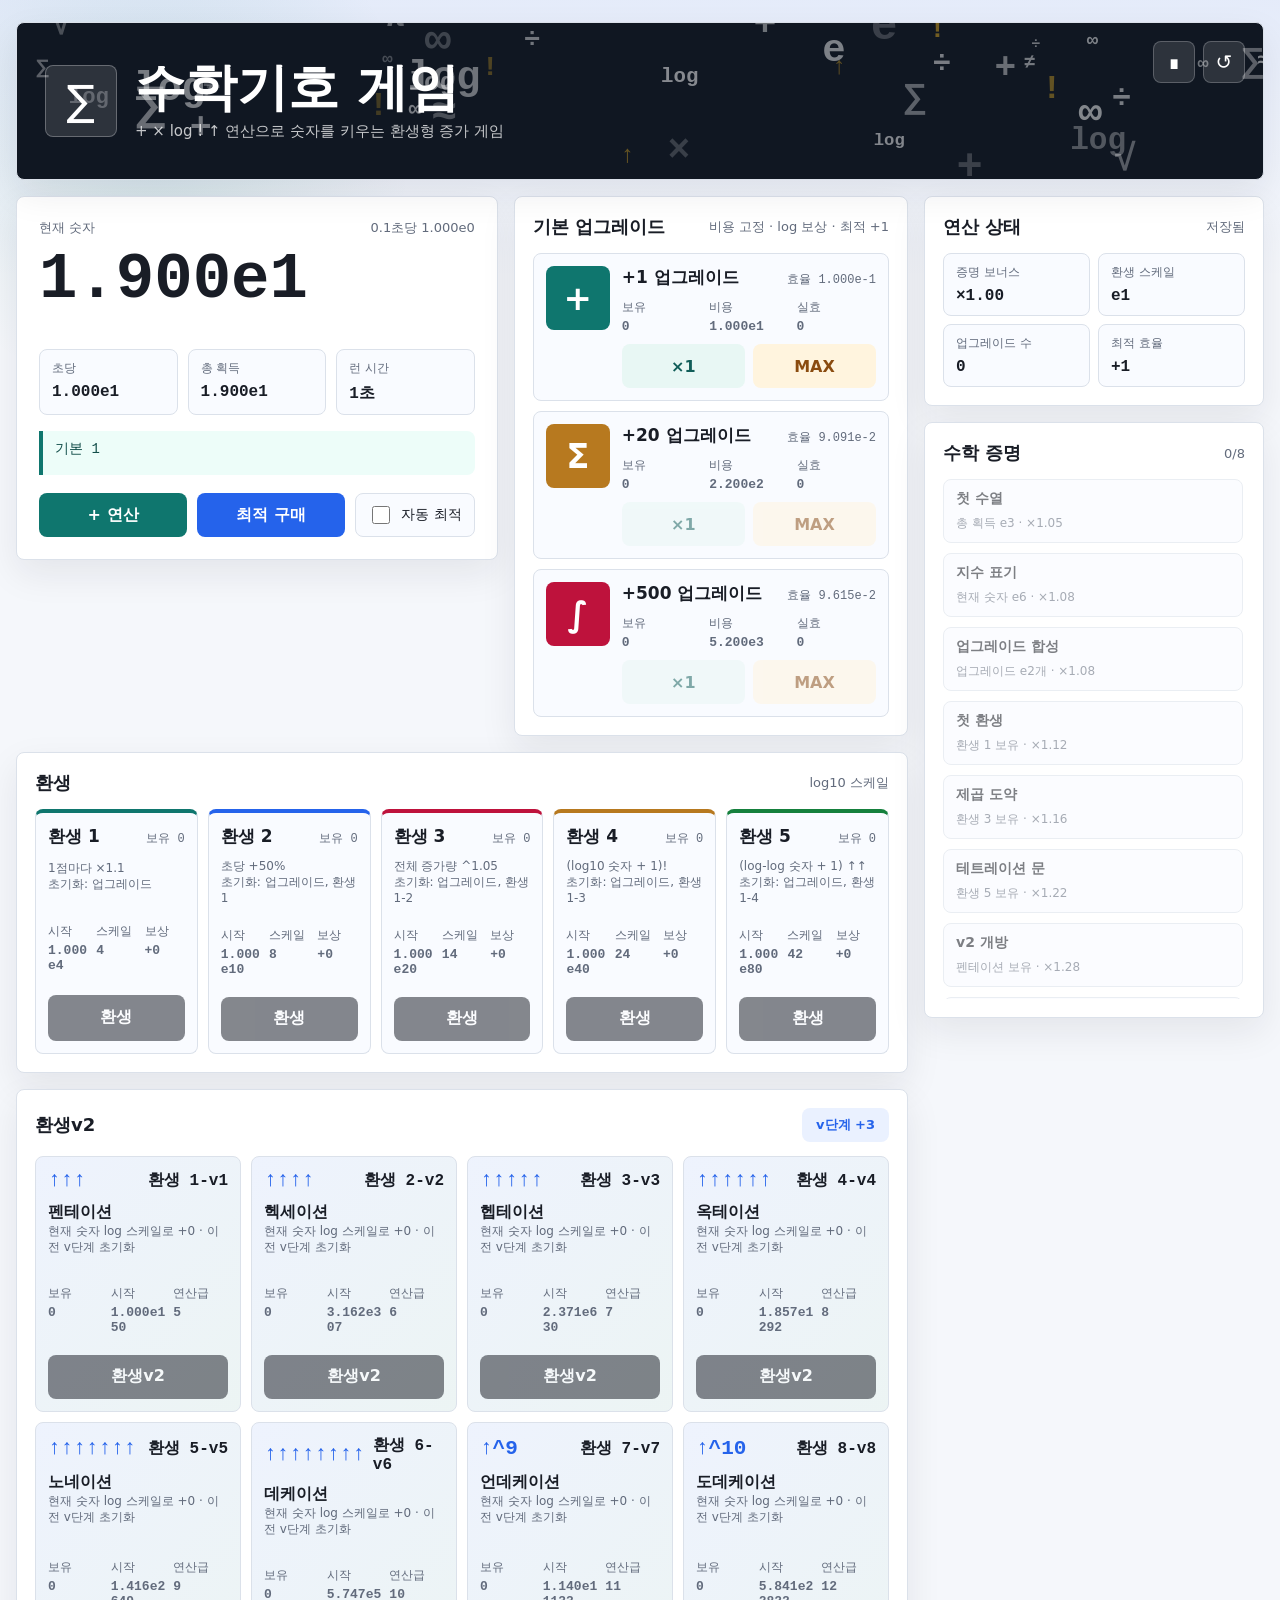
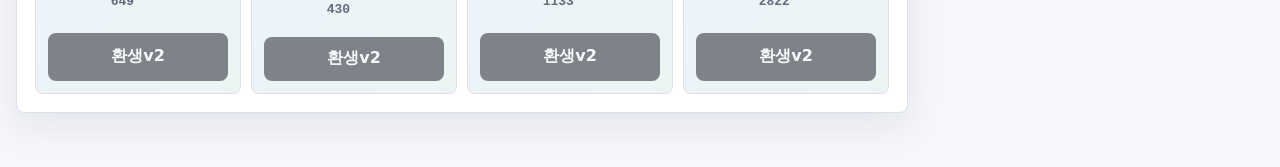
<file: index.html>
<!doctype html>
<html lang="ko">
<head>
  <meta charset="utf-8">
  <meta name="viewport" content="width=device-width, initial-scale=1">
  <meta http-equiv="refresh" content="0; url=outputs/index.html">
  <title>수학기호 게임</title>
  <script>
    location.replace('outputs/index.html');
  </script>
</head>
<body>
  <p><a href="outputs/index.html">수학기호 게임 열기</a></p>
</body>
</html>
</file>
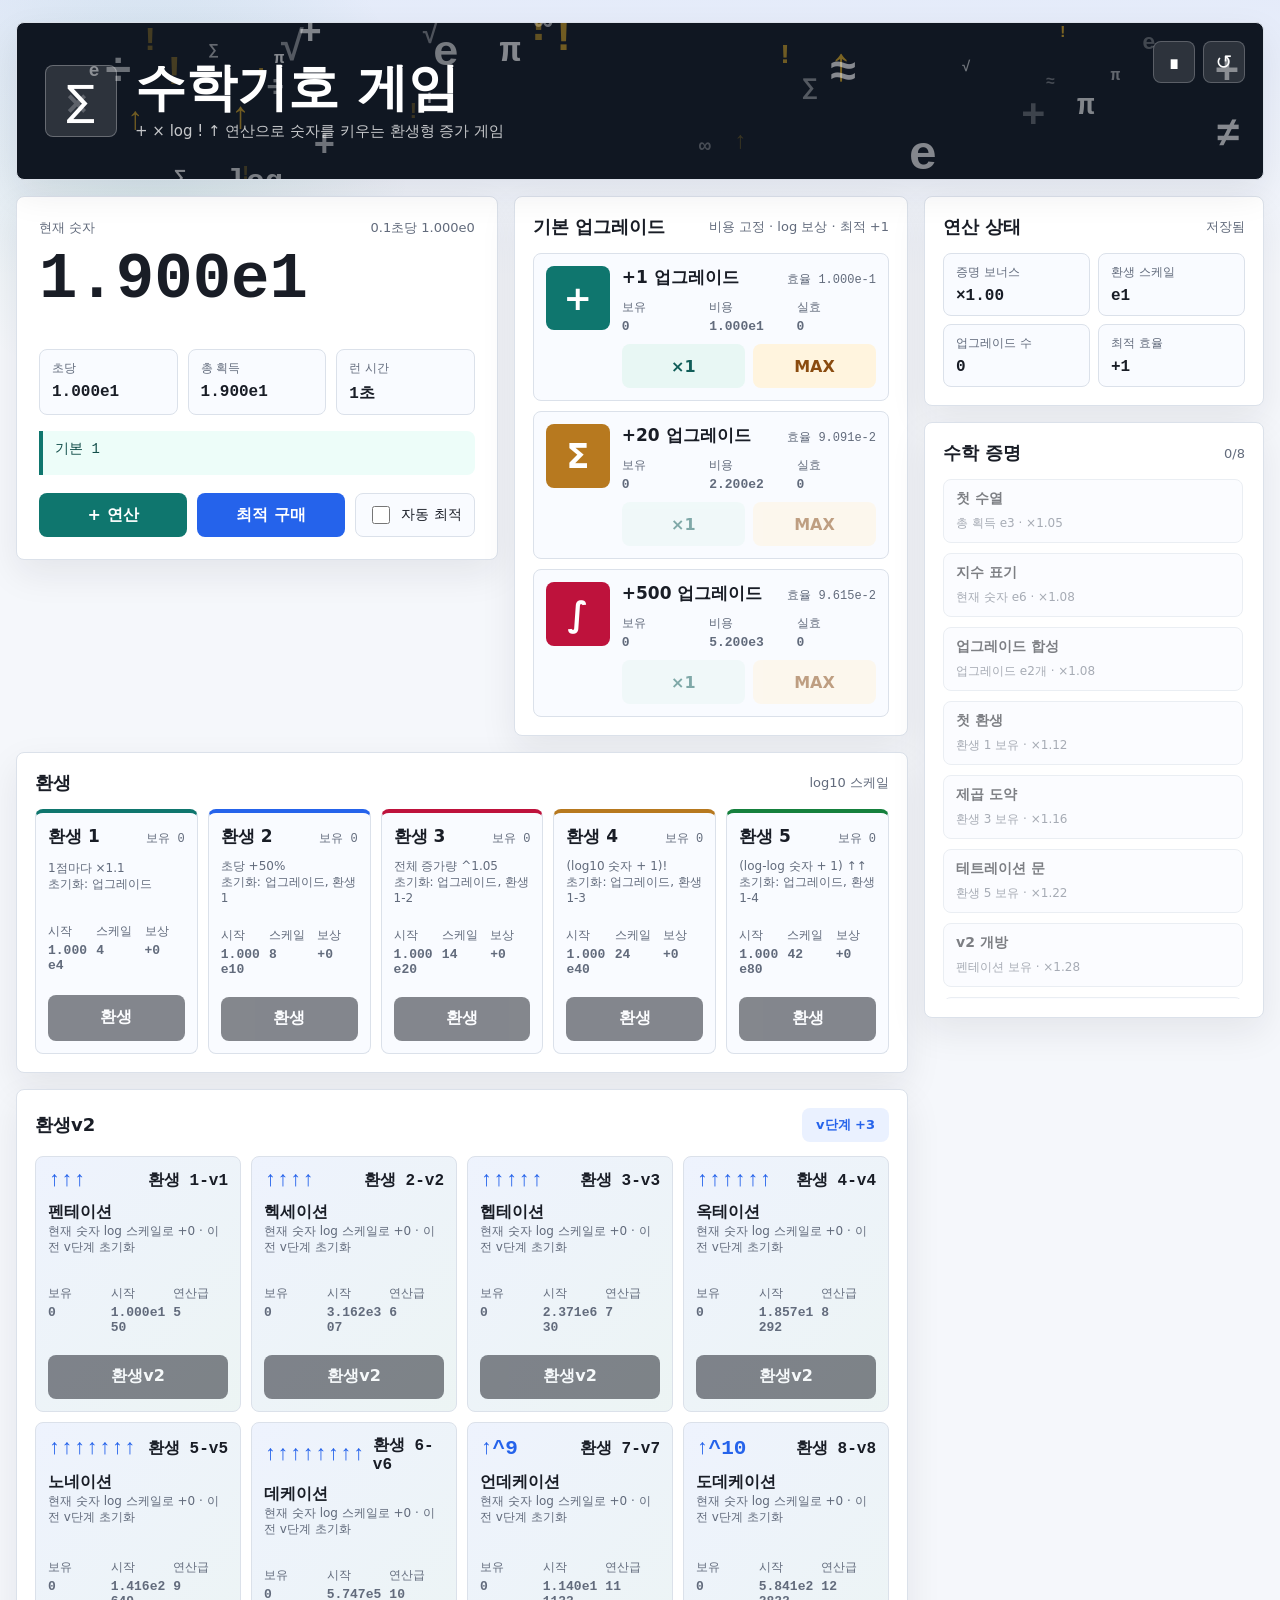
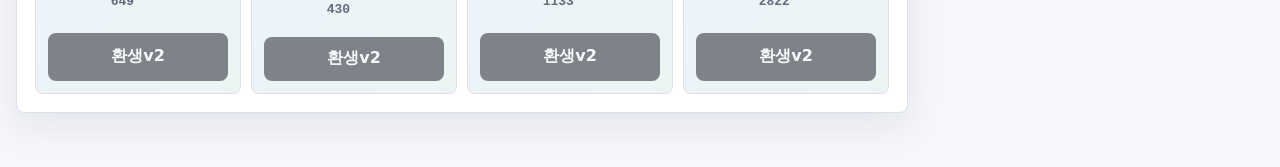
<file: outputs/index.html>
<!doctype html>
<html lang="ko">
<head>
  <meta charset="utf-8">
  <meta name="viewport" content="width=device-width, initial-scale=1">
  <title>수학기호 게임</title>
  <link rel="stylesheet" href="./styles.css">
  <script src="./game.js" defer></script>
</head>
<body>
  <div class="app-shell">
    <header class="topbar">
      <canvas id="symbolCanvas" width="1200" height="220" aria-hidden="true"></canvas>
      <div class="brand-block">
        <div class="brand-mark">∑</div>
        <div>
          <h1>수학기호 게임</h1>
          <div class="subtitle">+ × log ! ↑ 연산으로 숫자를 키우는 환생형 증가 게임</div>
        </div>
      </div>
      <div class="top-actions">
        <button class="icon-button" type="button" data-action="save" title="저장">∎</button>
        <button class="icon-button danger" type="button" data-action="hardReset" title="초기화">↺</button>
      </div>
    </header>

    <main class="game-layout">
      <section class="number-board">
        <div class="number-meta">
          <span>현재 숫자</span>
          <span id="tickRate">0.1초당 1</span>
        </div>
        <div id="numberDisplay" class="number-display">0</div>
        <div class="stat-strip">
          <div>
            <span class="stat-label">초당</span>
            <strong id="perSecond">1.000e1</strong>
          </div>
          <div>
            <span class="stat-label">총 획득</span>
            <strong id="totalEarned">0</strong>
          </div>
          <div>
            <span class="stat-label">런 시간</span>
            <strong id="runTime">0초</strong>
          </div>
        </div>
        <div class="formula-line" id="formulaLine">1 × 업그레이드 × 환생</div>
        <div class="quick-controls">
          <button type="button" class="primary-action" data-action="manualTick">+ 연산</button>
          <button type="button" class="secondary-action" data-action="buyBest">최적 구매</button>
          <label class="toggle">
            <input id="autoBest" type="checkbox">
            <span>자동 최적</span>
          </label>
        </div>
      </section>

      <section class="panel upgrades-panel">
        <div class="panel-heading">
          <h2>기본 업그레이드</h2>
          <span id="upgradeSummary">고정 비용</span>
        </div>
        <div id="upgradeList" class="upgrade-list"></div>
      </section>

      <section class="panel prestige-panel">
        <div class="panel-heading">
          <h2>환생</h2>
          <span id="prestigeSummary">log10 스케일</span>
        </div>
        <div id="prestigeList" class="prestige-grid"></div>
      </section>

      <section class="panel hyper-panel">
        <div class="panel-heading">
          <h2>환생v2</h2>
          <button type="button" class="text-button" data-action="showMoreHyper">v단계 +3</button>
        </div>
        <div id="hyperList" class="hyper-list"></div>
      </section>

      <aside class="side-rail">
        <section class="panel compact-panel">
          <div class="panel-heading">
            <h2>연산 상태</h2>
            <span id="saveState">저장됨</span>
          </div>
          <div class="status-grid">
            <div><span>증명 보너스</span><strong id="proofBonus">×1.00</strong></div>
            <div><span>환생 스케일</span><strong id="scaleReadout">e0</strong></div>
            <div><span>업그레이드 수</span><strong id="upgradeCount">0</strong></div>
            <div><span>최적 효율</span><strong id="bestEfficiency">+1</strong></div>
          </div>
        </section>

        <section class="panel compact-panel">
          <div class="panel-heading">
            <h2>수학 증명</h2>
            <span id="proofCount">0/0</span>
          </div>
          <div id="achievementList" class="achievement-list"></div>
        </section>
      </aside>
    </main>
  </div>
</body>
</html>
</file>
<file: outputs/styles.css>
:root {
  --bg: #f5f7fb;
  --panel: #ffffff;
  --panel-strong: #f9fbff;
  --ink: #191d26;
  --muted: #626b7c;
  --line: #dbe1ea;
  --teal: #0f766e;
  --blue: #2563eb;
  --rose: #be123c;
  --amber: #b7791f;
  --green: #15803d;
  --shadow: 0 14px 36px rgba(25, 29, 38, 0.08);
}

* {
  box-sizing: border-box;
}

body {
  margin: 0;
  min-height: 100vh;
  color: var(--ink);
  background:
    linear-gradient(180deg, rgba(37, 99, 235, 0.08), transparent 280px),
    radial-gradient(circle at 12% 8%, rgba(15, 118, 110, 0.12), transparent 260px),
    var(--bg);
  font-family: "Segoe UI", "Malgun Gothic", system-ui, sans-serif;
}

button,
input {
  font: inherit;
}

button {
  border: 0;
  cursor: pointer;
}

button:disabled {
  cursor: not-allowed;
  opacity: 0.52;
}

.app-shell {
  width: min(1480px, calc(100vw - 32px));
  margin: 0 auto;
  padding: 22px 0 36px;
}

.topbar {
  position: relative;
  overflow: hidden;
  min-height: 156px;
  border: 1px solid var(--line);
  border-radius: 8px;
  background: #101722;
  color: #fff;
  box-shadow: var(--shadow);
}

#symbolCanvas {
  position: absolute;
  inset: 0;
  width: 100%;
  height: 100%;
}

.brand-block {
  position: relative;
  z-index: 1;
  display: flex;
  align-items: center;
  gap: 18px;
  min-height: 156px;
  padding: 24px 28px;
}

.brand-mark {
  display: grid;
  place-items: center;
  width: 72px;
  height: 72px;
  border: 1px solid rgba(255, 255, 255, 0.28);
  border-radius: 8px;
  background: rgba(255, 255, 255, 0.12);
  font-size: 42px;
  line-height: 1;
}

h1,
h2 {
  margin: 0;
  letter-spacing: 0;
}

h1 {
  font-size: clamp(34px, 4vw, 58px);
  line-height: 1.03;
}

h2 {
  font-size: 18px;
}

.subtitle {
  margin-top: 8px;
  color: rgba(255, 255, 255, 0.76);
  font-size: 15px;
}

.top-actions {
  position: absolute;
  z-index: 2;
  top: 18px;
  right: 18px;
  display: flex;
  gap: 8px;
}

.icon-button {
  display: grid;
  place-items: center;
  width: 42px;
  height: 42px;
  border: 1px solid rgba(255, 255, 255, 0.22);
  border-radius: 8px;
  color: #fff;
  background: rgba(255, 255, 255, 0.12);
  font-size: 20px;
}

.icon-button:hover {
  background: rgba(255, 255, 255, 0.2);
}

.icon-button.danger:hover {
  background: rgba(190, 18, 60, 0.82);
}

.game-layout {
  display: grid;
  grid-template-columns: minmax(0, 1.1fr) minmax(340px, 0.9fr) 340px;
  gap: 16px;
  margin-top: 16px;
  align-items: start;
}

.number-board,
.panel {
  border: 1px solid var(--line);
  border-radius: 8px;
  background: var(--panel);
  box-shadow: var(--shadow);
}

.number-board {
  grid-column: 1 / 2;
  padding: 22px;
}

.number-meta,
.panel-heading {
  display: flex;
  align-items: center;
  justify-content: space-between;
  gap: 12px;
}

.number-meta,
.panel-heading span {
  color: var(--muted);
  font-size: 13px;
}

.number-display {
  min-height: 84px;
  margin-top: 10px;
  overflow-wrap: anywhere;
  font-family: "Cascadia Mono", "Consolas", monospace;
  font-size: clamp(38px, 5vw, 72px);
  font-weight: 800;
  line-height: 1.06;
}

.stat-strip {
  display: grid;
  grid-template-columns: repeat(3, minmax(0, 1fr));
  gap: 10px;
  margin-top: 18px;
}

.stat-strip > div,
.status-grid > div {
  min-width: 0;
  border: 1px solid var(--line);
  border-radius: 8px;
  padding: 10px 12px;
  background: var(--panel-strong);
}

.stat-label,
.status-grid span {
  display: block;
  margin-bottom: 6px;
  color: var(--muted);
  font-size: 12px;
}

.stat-strip strong,
.status-grid strong {
  display: block;
  overflow-wrap: anywhere;
  font-family: "Cascadia Mono", "Consolas", monospace;
  font-size: 16px;
}

.formula-line {
  margin-top: 16px;
  min-height: 44px;
  border-left: 4px solid var(--teal);
  padding: 9px 12px;
  border-radius: 0 8px 8px 0;
  background: #edfdf9;
  color: #134e4a;
  font-family: "Cascadia Mono", "Consolas", monospace;
  font-size: 14px;
  overflow-wrap: anywhere;
}

.quick-controls {
  display: grid;
  grid-template-columns: 1fr 1fr auto;
  gap: 10px;
  margin-top: 18px;
  align-items: stretch;
}

.primary-action,
.secondary-action,
.text-button,
.upgrade-button,
.prestige-button {
  min-height: 44px;
  border-radius: 8px;
  padding: 0 14px;
  font-weight: 700;
}

.primary-action {
  color: #fff;
  background: var(--teal);
}

.secondary-action {
  color: #fff;
  background: var(--blue);
}

.text-button {
  min-height: 34px;
  color: var(--blue);
  background: #eaf1ff;
  font-size: 13px;
}

.toggle {
  display: flex;
  align-items: center;
  gap: 8px;
  min-height: 44px;
  border: 1px solid var(--line);
  border-radius: 8px;
  padding: 0 12px;
  background: var(--panel-strong);
  color: var(--ink);
  font-size: 14px;
  white-space: nowrap;
}

.toggle input {
  width: 18px;
  height: 18px;
  accent-color: var(--teal);
}

.panel {
  padding: 18px;
}

.upgrades-panel {
  grid-column: 2 / 3;
}

.prestige-panel {
  grid-column: 1 / 3;
}

.hyper-panel {
  grid-column: 1 / 3;
}

.side-rail {
  display: grid;
  grid-column: 3 / 4;
  grid-row: 1 / span 4;
  gap: 16px;
}

.upgrade-list,
.prestige-grid,
.hyper-list,
.achievement-list {
  display: grid;
  gap: 10px;
  margin-top: 14px;
}

.upgrade-card,
.prestige-card,
.hyper-card,
.achievement-item {
  border: 1px solid var(--line);
  border-radius: 8px;
  background: var(--panel-strong);
}

.upgrade-card {
  display: grid;
  grid-template-columns: 64px minmax(0, 1fr);
  gap: 12px;
  padding: 12px;
}

.symbol-tile {
  display: grid;
  place-items: center;
  width: 64px;
  height: 64px;
  border-radius: 8px;
  color: #fff;
  background: var(--ink);
  font-size: 34px;
  font-weight: 800;
}

.symbol-tile.teal {
  background: var(--teal);
}

.symbol-tile.amber {
  background: var(--amber);
}

.symbol-tile.rose {
  background: var(--rose);
}

.card-title {
  display: flex;
  align-items: baseline;
  justify-content: space-between;
  gap: 10px;
}

.card-title strong {
  font-size: 17px;
}

.mini-stat {
  color: var(--muted);
  font-family: "Cascadia Mono", "Consolas", monospace;
  font-size: 12px;
}

.upgrade-stats,
.prestige-stats {
  display: grid;
  grid-template-columns: repeat(3, minmax(0, 1fr));
  gap: 8px;
  margin: 10px 0;
}

.upgrade-stats span,
.prestige-stats span {
  display: block;
  min-width: 0;
  overflow-wrap: anywhere;
  color: var(--muted);
  font-size: 12px;
}

.upgrade-stats strong,
.prestige-stats strong {
  display: block;
  margin-top: 3px;
  overflow-wrap: anywhere;
  font-family: "Cascadia Mono", "Consolas", monospace;
  font-size: 13px;
}

.button-row {
  display: grid;
  grid-template-columns: repeat(2, minmax(0, 1fr));
  gap: 8px;
}

.upgrade-button {
  background: #e8f7f4;
  color: #115e59;
}

.upgrade-button.max {
  background: #fff4de;
  color: #8a4b0f;
}

.prestige-grid {
  grid-template-columns: repeat(5, minmax(0, 1fr));
}

.prestige-card,
.hyper-card {
  display: grid;
  gap: 10px;
  padding: 12px;
}

.prestige-card:nth-child(1) {
  border-top: 4px solid var(--teal);
}

.prestige-card:nth-child(2) {
  border-top: 4px solid var(--blue);
}

.prestige-card:nth-child(3) {
  border-top: 4px solid var(--rose);
}

.prestige-card:nth-child(4) {
  border-top: 4px solid var(--amber);
}

.prestige-card:nth-child(5) {
  border-top: 4px solid var(--green);
}

.prestige-effect,
.hyper-effect {
  min-height: 42px;
  color: var(--muted);
  font-size: 12px;
  line-height: 1.35;
}

.prestige-button {
  color: #fff;
  background: var(--ink);
}

.hyper-list {
  grid-template-columns: repeat(4, minmax(0, 1fr));
}

.hyper-card {
  background:
    linear-gradient(135deg, rgba(37, 99, 235, 0.08), rgba(15, 118, 110, 0.08)),
    #fff;
}

.hyper-symbol {
  display: flex;
  align-items: center;
  justify-content: space-between;
  gap: 8px;
  font-family: "Cascadia Mono", "Consolas", monospace;
  font-weight: 800;
}

.hyper-symbol span:first-child {
  font-size: 21px;
  color: var(--blue);
}

.status-grid {
  display: grid;
  grid-template-columns: repeat(2, minmax(0, 1fr));
  gap: 8px;
  margin-top: 14px;
}

.achievement-list {
  max-height: 520px;
  overflow: auto;
  padding-right: 2px;
}

.achievement-item {
  padding: 10px 12px;
  opacity: 0.56;
}

.achievement-item.unlocked {
  opacity: 1;
  border-color: rgba(21, 128, 61, 0.42);
  background: #f0fff5;
}

.achievement-item strong {
  display: block;
  margin-bottom: 4px;
  font-size: 14px;
}

.achievement-item span {
  color: var(--muted);
  font-size: 12px;
}

@media (max-width: 1180px) {
  .game-layout {
    grid-template-columns: minmax(0, 1fr) minmax(300px, 0.75fr);
  }

  .number-board,
  .prestige-panel,
  .hyper-panel {
    grid-column: 1 / 2;
  }

  .upgrades-panel,
  .side-rail {
    grid-column: 2 / 3;
  }

  .side-rail {
    grid-row: auto;
  }

  .prestige-grid,
  .hyper-list {
    grid-template-columns: repeat(2, minmax(0, 1fr));
  }
}

@media (max-width: 820px) {
  .app-shell {
    width: min(100vw - 20px, 760px);
    padding-top: 10px;
  }

  .brand-block {
    align-items: flex-start;
    min-height: 150px;
    padding: 20px;
  }

  .brand-mark {
    width: 58px;
    height: 58px;
    font-size: 34px;
  }

  .top-actions {
    top: auto;
    right: 14px;
    bottom: 14px;
  }

  .game-layout,
  .side-rail {
    display: grid;
    grid-template-columns: 1fr;
  }

  .number-board,
  .upgrades-panel,
  .prestige-panel,
  .hyper-panel,
  .side-rail {
    grid-column: 1 / 2;
  }

  .stat-strip,
  .quick-controls,
  .prestige-grid,
  .hyper-list {
    grid-template-columns: 1fr;
  }
}

@media (max-width: 540px) {
  .brand-block {
    gap: 12px;
  }

  .brand-mark {
    display: none;
  }

  .number-board,
  .panel {
    padding: 14px;
  }

  .upgrade-card {
    grid-template-columns: 1fr;
  }

  .symbol-tile {
    width: 100%;
    height: 48px;
  }

  .upgrade-stats,
  .prestige-stats,
  .status-grid {
    grid-template-columns: 1fr;
  }
}
</file>
